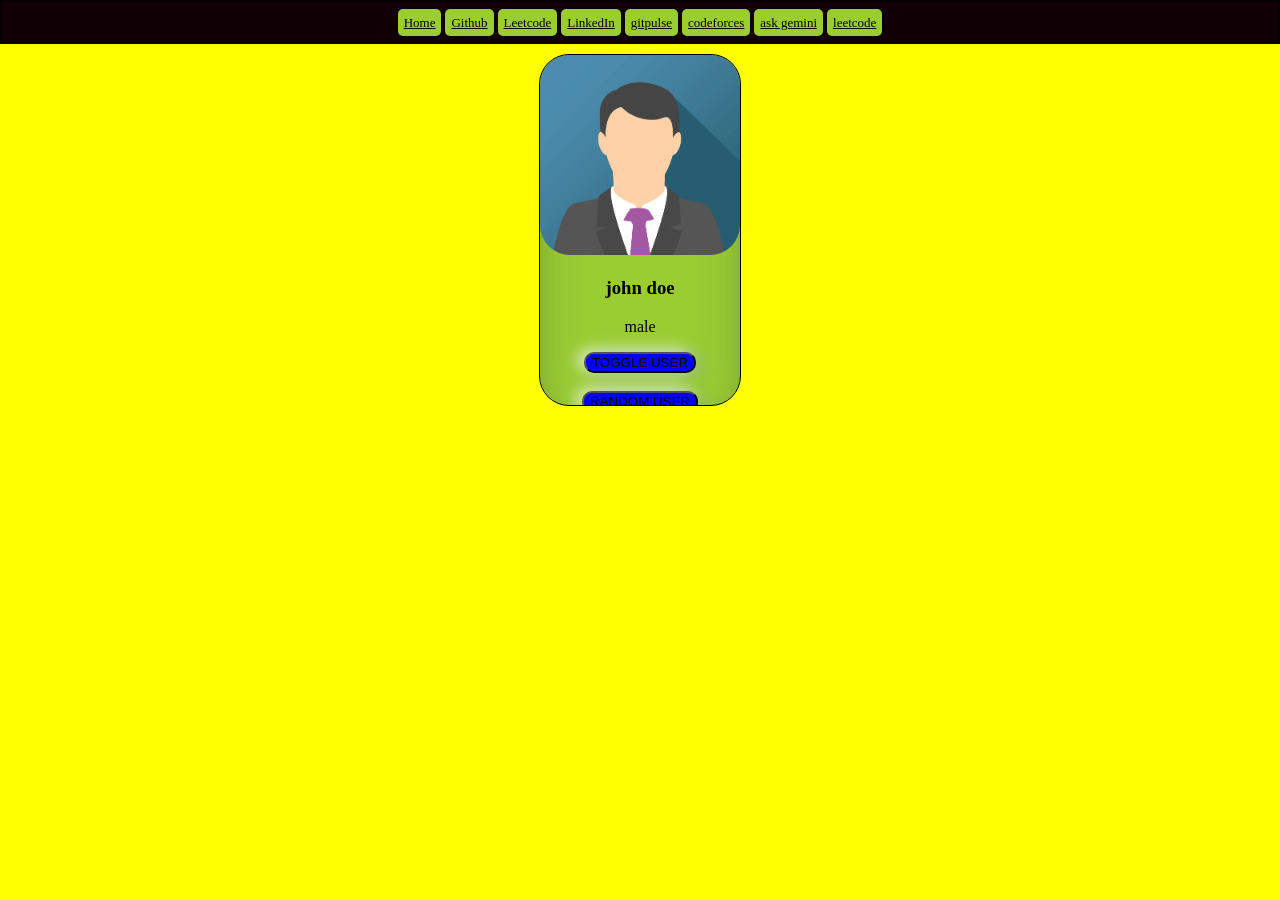
<file: src/main/resources/static/index.html>
<!DOCTYPE html>
<html lang="en">
<head>
    <meta charset="UTF-8">
    <meta name="viewport" content="width=device-width, initial-scale=1.0">
    <title>SPOODERMON</title>
    <link rel="stylesheet" href="index.css">
</head>
<body>
    <div class="navbar"> 
        <a href="http://localhost:8080/">Home</a>
        <a href="https://github.com/jodvicky69-ops">Github</a>
        <a href="">Leetcode</a>
        <a href="https://www.linkedin.com/in/allu-sumanth-reddy-154986379/" target="_blank">LinkedIn</a>
        <a href="gitpulse.html" target="_blank">gitpulse</a>
        <a href="codeforces-stats.html" target="_blank">codeforces</a>
        <a href="ask-gemini.html" target="_blank">ask gemini</a>
        <a href="leetcode-stats.html" target="_blank">leetcode</a>
    </div>
    <!-- <h1>I am SPOODERMON!</h1> -->
    <!-- <h2>SHAPEOUT SPOODERMON</h2> -->
    <div class="card">
        <img id="user-image" src="john.png" alt="image not found!!">
        <h3 id="user-name">john doe</h3>
        <p id="user-gender">male</p>
        <button onclick="toggleUser()">TOGGLE USER</button>
        <br>
        <br>
        <button onclick="randomuser()">RANDOM USER</button>
    </div>
    <script src="index.js"></script>
</body>
</html>
</file>
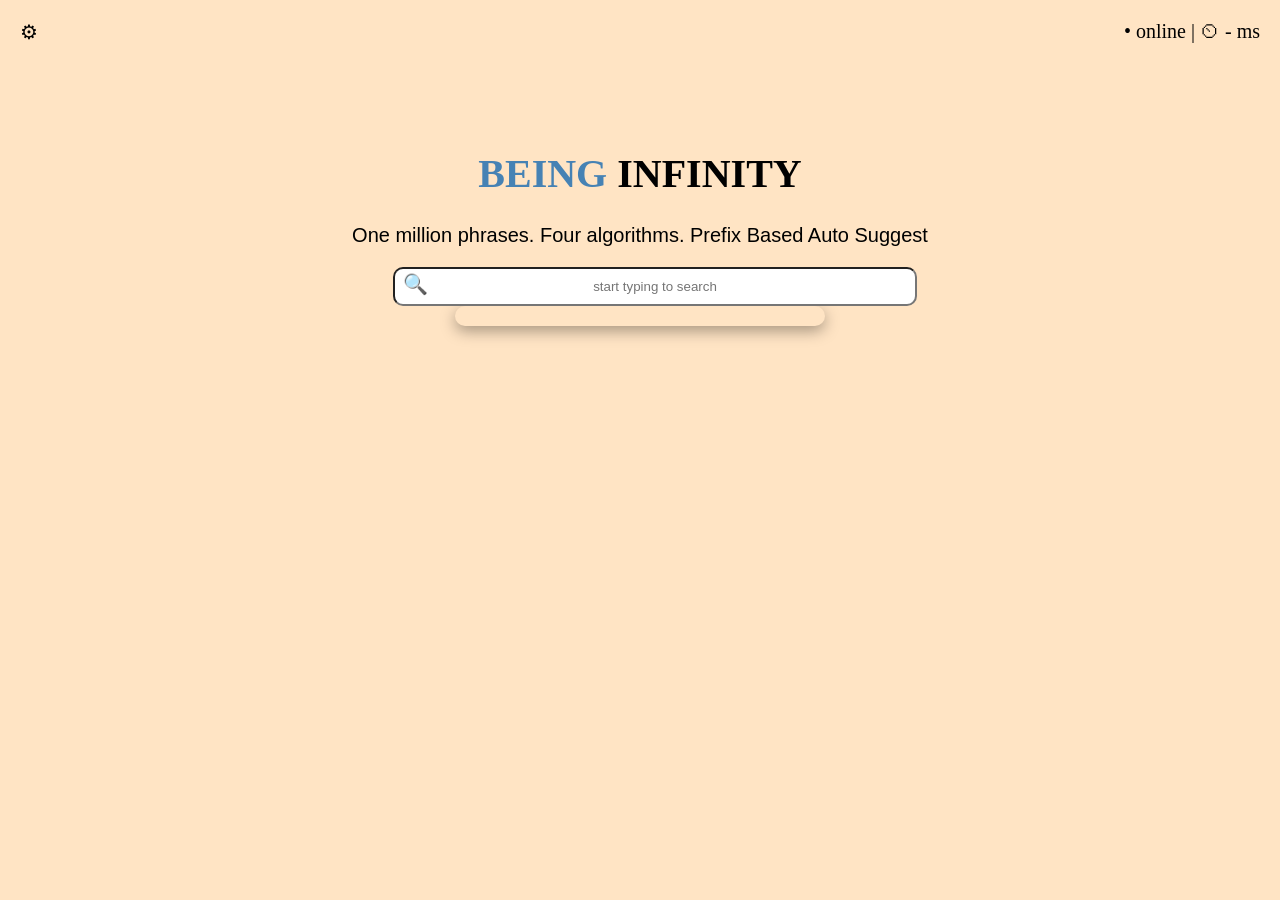
<file: src/main/resources/static/autosuggest.html>
<!DOCTYPE html>
<html lang="en">
<head>
    <style>
        .body{
            text-align: center;
            margin-top: 150px;
            font-size: 20px;
        }
       .gear{
        position: fixed;
        top: 20px;
        left: 20px;
        font-size: 20px;

       }
       .clock{
        position: fixed;
        top: 20px;
        right: 20px;
        font-size: 20px;
       }
       .txt{
        color: steelblue;
       }
       .inputbox{
        border-radius: 10px;
        width: 500px;
        padding: 10px;
        text-align: center;
       }
       .lens{
        font-size: 20px;
        position: relative;
        left: 40px;
       }
       .para{
        font-family: Impact, Haettenschweiler, 'Arial Narrow Bold', sans-serif;
       }
       .search{
        border-radius: 10px;
        width: 350px;
        margin-right: auto;
        margin-left: auto;
        padding:10px;
        border-radius: 10px;
        box-shadow: rgba(0, 0, 0, 0.35) 0px 5px 15px;
       }
       .body{
        background-color: bisque;
       }
    </style>
    <meta charset="UTF-8">
    <meta name="viewport" content="width=device-width, initial-scale=1.0">
    <title>Document</title>
</head>
<body class="body">
<span class="gear">&#9881;</span>
<span class="clock">&#8226; online | &#9202; - ms</span>

<div class="body">
    <h1><span class="txt">BEING</span> INFINITY</h1>
    <p class="para">One million phrases. Four algorithms. Prefix Based Auto Suggest</p>
    <span class="lens">&#x1F50D;</span>
    <INput class="inputbox" type="text" placeholder="start typing to search"></INput>
    <div class="search">
        <!-- <div>Cyber Security</div> -->
    </div>
</div>
<script>
    function getsearchsuggestions(){
        var searchBox=document.getElementById("inputbox");
        var searchSuggestions= document.getElementById("search");
        
        var userInput = searchBox.value;
        if(userInput.trail()=="")return;
        var URL_1="https://autosuggest-backend.onrender.com/api/autosuggest?q=";
        var URL_3="&algorithm=brute&limit=10&weighted=false";
        var URL= URL_1+userInput+URL_3;

        fetch(URL)
            .then(function(response){
               return response.json();
            })
            .then(function(data){
                var searchResults="";
                var suggestions=data.results;
                for(var i=0;i<data.count;i++){
                    searchResults += "<div class="suggestions">" 
                    suggestions[i].text+
                    "</div>";
                }
                searchSuggestions.innerHTML = searchResults;
            }
            
        
    }
</script>

</body>
</html>
</file>
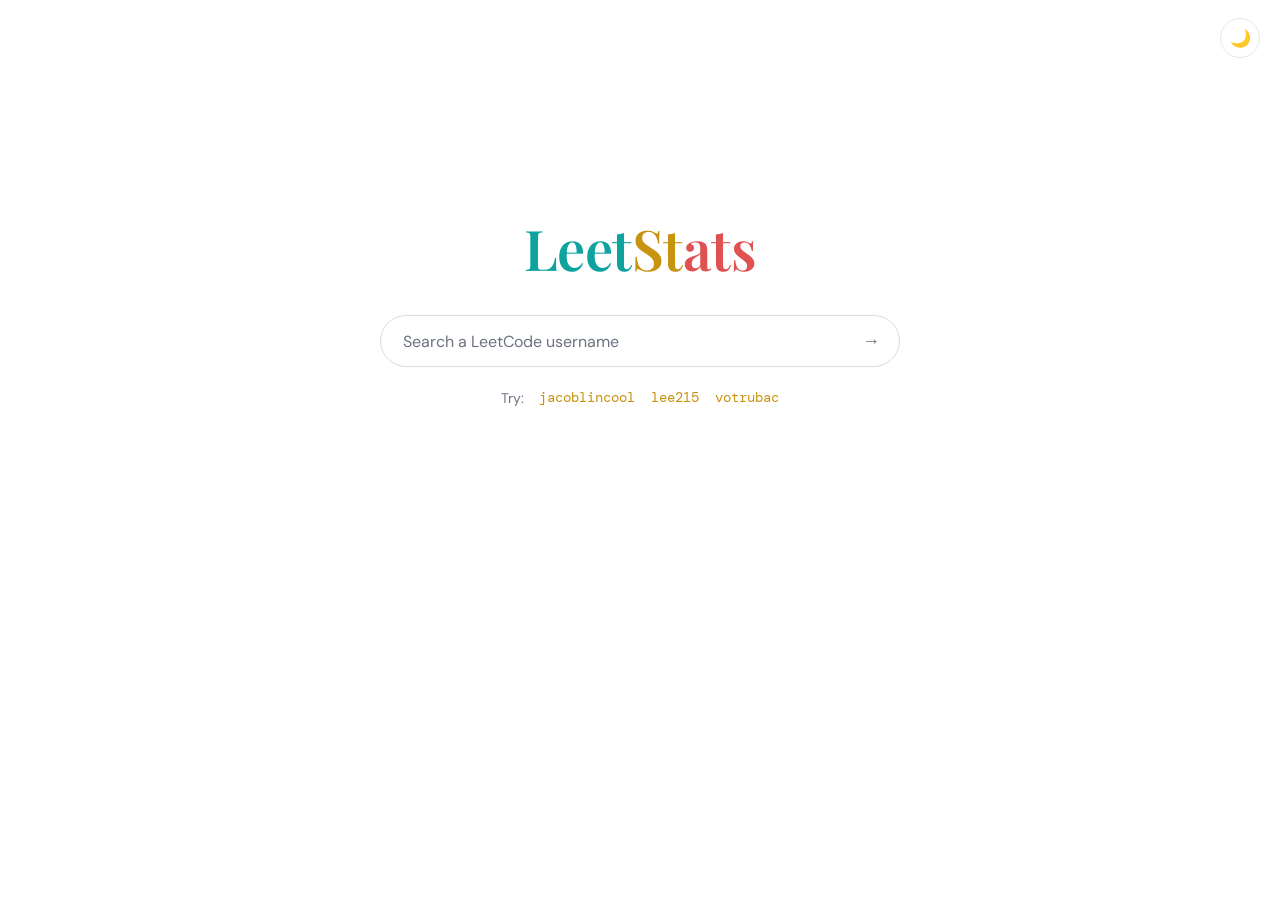
<file: src/main/resources/static/leetcode-stats.html>
<!DOCTYPE html>
<html lang="en" data-theme="light">
<head>
<meta charset="UTF-8">
<meta name="viewport" content="width=device-width, initial-scale=1.0">
<title>LeetStats</title>
<link rel="preconnect" href="https://fonts.googleapis.com">
<link rel="preconnect" href="https://fonts.gstatic.com" crossorigin>
<link href="https://fonts.googleapis.com/css2?family=Playfair+Display:wght@600&family=DM+Sans:wght@400;500;700&family=DM+Mono:wght@400;500&display=swap" rel="stylesheet">
<style>
  :root, [data-theme="light"] {
    --bg: #ffffff;
    --text: #1f2328;
    --muted: #6b7280;
    --line: #e5e7eb;
    --surface: #ffffff;
    --input-border: #dadce0;
    --input-shadow: rgba(32, 33, 36, 0.12);
    --track: #f0f1f3;
    --easy: #0fa39e;
    --medium: #c8930f;
    --hard: #e05252;
    --accent: #c8930f;
    --card-shadow: 0 1px 3px rgba(32, 33, 36, 0.08), 0 8px 28px rgba(32, 33, 36, 0.06);
  }
  [data-theme="dark"] {
    --bg: #0a0b0d;
    --text: #e9e7e2;
    --muted: #8b8f98;
    --line: rgba(255, 255, 255, 0.09);
    --surface: #121418;
    --input-border: rgba(255, 255, 255, 0.14);
    --input-shadow: rgba(0, 0, 0, 0.5);
    --track: rgba(255, 255, 255, 0.08);
    --easy: #3ddad7;
    --medium: #e3b341;
    --hard: #ff6b6b;
    --accent: #e3b341;
    --card-shadow: 0 20px 50px rgba(0, 0, 0, 0.45);
  }

  * { margin: 0; padding: 0; box-sizing: border-box; }

  html, body { height: 100%; }

  body {
    background: var(--bg);
    color: var(--text);
    font-family: "DM Sans", system-ui, sans-serif;
    display: flex;
    flex-direction: column;
    align-items: center;
    transition: background 0.25s, color 0.25s;
  }

  /* theme toggle, top right */
  .theme-toggle {
    position: fixed;
    top: 18px;
    right: 20px;
    width: 40px;
    height: 40px;
    border-radius: 50%;
    border: 1px solid var(--line);
    background: var(--surface);
    color: var(--text);
    font-size: 17px;
    cursor: pointer;
    display: flex;
    align-items: center;
    justify-content: center;
    transition: background 0.25s, border-color 0.25s, transform 0.15s;
    z-index: 10;
  }
  .theme-toggle:hover { transform: scale(1.06); }
  .theme-toggle:focus-visible { outline: 2px solid var(--accent); outline-offset: 2px; }

  main {
    width: 100%;
    max-width: 640px;
    padding: 0 24px 64px;
    display: flex;
    flex-direction: column;
    align-items: center;
    /* Google-style: sits a bit above vertical center when idle */
    margin-top: clamp(96px, 24vh, 210px);
    transition: margin-top 0.45s cubic-bezier(0.3, 0.8, 0.3, 1);
  }
  body.has-result main { margin-top: 72px; }

  .wordmark {
    font-family: "Playfair Display", serif;
    font-weight: 600;
    font-size: clamp(40px, 8vw, 56px);
    letter-spacing: -0.01em;
    margin-bottom: 30px;
    user-select: none;
  }
  .wordmark .l { color: var(--easy); }
  .wordmark .e { color: var(--medium); }
  .wordmark .t { color: var(--hard); }

  /* search */
  .search {
    width: 100%;
    max-width: 520px;
    display: flex;
    align-items: center;
    gap: 12px;
    background: var(--surface);
    border: 1px solid var(--input-border);
    border-radius: 999px;
    padding: 0 8px 0 22px;
    height: 52px;
    transition: box-shadow 0.2s, border-color 0.2s, background 0.25s;
  }
  .search:focus-within {
    box-shadow: 0 2px 10px var(--input-shadow);
    border-color: transparent;
  }
  [data-theme="dark"] .search:focus-within { border-color: var(--accent); box-shadow: none; }

  .search input {
    flex: 1;
    min-width: 0;
    border: none;
    outline: none;
    background: transparent;
    color: var(--text);
    font-family: "DM Mono", monospace;
    font-size: 16px;
  }
  .search input::placeholder { color: var(--muted); font-family: "DM Sans", sans-serif; }

  .search button {
    border: none;
    background: transparent;
    color: var(--muted);
    font-size: 18px;
    width: 40px;
    height: 40px;
    border-radius: 50%;
    cursor: pointer;
    display: flex;
    align-items: center;
    justify-content: center;
    transition: color 0.15s, background 0.15s;
  }
  .search button:hover { color: var(--accent); background: var(--track); }
  .search button:focus-visible { outline: 2px solid var(--accent); outline-offset: 1px; }
  .search button:disabled { opacity: 0.45; cursor: wait; }

  .try {
    margin-top: 20px;
    font-size: 14px;
    color: var(--muted);
    display: flex;
    gap: 14px;
    align-items: center;
    flex-wrap: wrap;
    justify-content: center;
  }
  .try button {
    background: none;
    border: none;
    padding: 2px 1px;
    color: var(--accent);
    font-family: "DM Mono", monospace;
    font-size: 13.5px;
    cursor: pointer;
    border-bottom: 1px dashed transparent;
    transition: border-color 0.15s;
  }
  .try button:hover { border-bottom-color: var(--accent); }
  .try button:focus-visible { outline: 2px solid var(--accent); outline-offset: 2px; }

  /* states */
  .loader {
    margin-top: 52px;
    width: 34px; height: 34px;
    border: 3px solid var(--track);
    border-top-color: var(--accent);
    border-radius: 50%;
    animation: spin 0.8s linear infinite;
  }
  @keyframes spin { to { transform: rotate(360deg); } }

  .error {
    margin-top: 44px;
    text-align: center;
    color: var(--muted);
    font-size: 14.5px;
    line-height: 1.6;
    max-width: 420px;
  }
  .error b { color: var(--hard); font-weight: 700; display: block; margin-bottom: 4px; }

  /* card */
  .card {
    width: 100%;
    margin-top: 44px;
    background: var(--surface);
    border: 1px solid var(--line);
    border-radius: 18px;
    padding: 30px 34px;
    box-shadow: var(--card-shadow);
    animation: rise 0.45s cubic-bezier(0.2, 0.7, 0.3, 1) both;
    transition: background 0.25s, border-color 0.25s;
  }
  @keyframes rise {
    from { opacity: 0; transform: translateY(14px); }
    to   { opacity: 1; transform: translateY(0); }
  }

  .card-head {
    display: flex;
    justify-content: space-between;
    align-items: baseline;
    gap: 10px;
    flex-wrap: wrap;
    margin-bottom: 26px;
  }
  .card-head a {
    font-family: "Playfair Display", serif;
    font-size: 23px;
    font-weight: 600;
    color: var(--text);
    text-decoration: none;
  }
  .card-head a:hover { color: var(--accent); }
  .card-head .rank {
    font-family: "DM Mono", monospace;
    font-size: 13px;
    color: var(--muted);
  }
  .card-head .rank b { color: var(--accent); font-weight: 500; }

  .card-body {
    display: grid;
    grid-template-columns: 168px 1fr;
    gap: 34px;
    align-items: center;
  }

  .ring-wrap { position: relative; width: 168px; height: 168px; margin: 0 auto; }
  .ring-wrap svg { transform: rotate(-90deg); display: block; }
  .ring-track { fill: none; stroke: var(--track); stroke-width: 9; }
  .ring-fill {
    fill: none;
    stroke: var(--accent);
    stroke-width: 9;
    stroke-linecap: round;
    transition: stroke-dashoffset 1.1s cubic-bezier(0.3, 0.8, 0.3, 1), stroke 0.25s;
  }
  .ring-center {
    position: absolute; inset: 0;
    display: flex; flex-direction: column;
    align-items: center; justify-content: center;
  }
  .ring-center .big {
    font-family: "DM Mono", monospace;
    font-size: 36px;
    line-height: 1;
  }
  .ring-center .small {
    color: var(--muted);
    font-size: 11.5px;
    margin-top: 6px;
    letter-spacing: 0.06em;
    text-transform: uppercase;
  }

  .bars { display: flex; flex-direction: column; gap: 18px; }
  .bar-top {
    display: flex;
    justify-content: space-between;
    align-items: baseline;
    margin-bottom: 7px;
  }
  .bar-top .label {
    font-size: 12.5px;
    font-weight: 700;
    letter-spacing: 0.09em;
    text-transform: uppercase;
  }
  .bar-top .nums {
    font-family: "DM Mono", monospace;
    font-size: 13px;
    color: var(--muted);
  }
  .bar-top .nums b { color: var(--text); font-weight: 500; }
  .bar-track { height: 7px; border-radius: 99px; background: var(--track); overflow: hidden; }
  .bar-fill { height: 100%; width: 0; border-radius: 99px; transition: width 1.1s cubic-bezier(0.3, 0.8, 0.3, 1); }
  .easy   .label { color: var(--easy); }   .easy   .bar-fill { background: var(--easy); }
  .medium .label { color: var(--medium); } .medium .bar-fill { background: var(--medium); }
  .hard   .label { color: var(--hard); }   .hard   .bar-fill { background: var(--hard); }

  .hidden { display: none !important; }

  @media (max-width: 540px) {
    .card { padding: 24px 20px; }
    .card-body { grid-template-columns: 1fr; gap: 26px; }
  }

  @media (prefers-reduced-motion: reduce) {
    * { animation: none !important; transition: none !important; }
  }
</style>
</head>
<body>
  <button class="theme-toggle" id="theme-toggle" aria-label="Switch theme" title="Switch theme">🌙</button>

  <main>
    <h1 class="wordmark"><span class="l">Leet</span><span class="e">St</span><span class="t">ats</span></h1>

    <div class="search">
      <input id="username" type="text" placeholder="Search a LeetCode username" autocomplete="off" spellcheck="false" aria-label="LeetCode username">
      <button id="go" aria-label="Fetch stats" title="Fetch stats">→</button>
    </div>

    <div class="try">
      <span>Try:</span>
      <button data-u="jacoblincool">jacoblincool</button>
      <button data-u="lee215">lee215</button>
      <button data-u="votrubac">votrubac</button>
    </div>

    <div id="loading" class="loader hidden" role="status" aria-label="Loading"></div>

    <div id="error" class="error hidden" role="alert">
      <b>Couldn't fetch that profile</b>
      <span id="error-msg"></span>
    </div>

    <section id="card" class="card hidden" aria-live="polite">
      <div class="card-head">
        <a id="profile-link" href="#" target="_blank" rel="noopener"></a>
        <span class="rank">Rank <b id="ranking">—</b></span>
      </div>
      <div class="card-body">
        <div class="ring-wrap">
          <svg width="168" height="168" viewBox="0 0 168 168" aria-hidden="true">
            <circle class="ring-track" cx="84" cy="84" r="74"></circle>
            <circle class="ring-fill" id="ring" cx="84" cy="84" r="74"></circle>
          </svg>
          <div class="ring-center">
            <div class="big" id="total-solved">0</div>
            <div class="small" id="total-label">solved</div>
          </div>
        </div>
        <div class="bars">
          <div class="bar-row easy">
            <div class="bar-top"><span class="label">Easy</span>
              <span class="nums"><b id="easy-solved">0</b> / <span id="easy-total">0</span></span></div>
            <div class="bar-track"><div class="bar-fill" id="easy-bar"></div></div>
          </div>
          <div class="bar-row medium">
            <div class="bar-top"><span class="label">Medium</span>
              <span class="nums"><b id="medium-solved">0</b> / <span id="medium-total">0</span></span></div>
            <div class="bar-track"><div class="bar-fill" id="medium-bar"></div></div>
          </div>
          <div class="bar-row hard">
            <div class="bar-top"><span class="label">Hard</span>
              <span class="nums"><b id="hard-solved">0</b> / <span id="hard-total">0</span></span></div>
            <div class="bar-track"><div class="bar-fill" id="hard-bar"></div></div>
          </div>
        </div>
      </div>
    </section>
  </main>

<script>
(function () {
  "use strict";

  /* ---------- theme ---------- */
  var root = document.documentElement;
  var toggle = document.getElementById("theme-toggle");
  var prefersDark = window.matchMedia("(prefers-color-scheme: dark)").matches;
  setTheme(prefersDark ? "dark" : "light");

  function setTheme(t) {
    root.setAttribute("data-theme", t);
    toggle.textContent = t === "dark" ? "☀️" : "🌙";
  }
  toggle.addEventListener("click", function () {
    setTheme(root.getAttribute("data-theme") === "dark" ? "light" : "dark");
  });

  /* ---------- elements ---------- */
  var input = document.getElementById("username");
  var goBtn = document.getElementById("go");
  var loadingEl = document.getElementById("loading");
  var errorEl = document.getElementById("error");
  var errorMsg = document.getElementById("error-msg");
  var cardEl = document.getElementById("card");

  var RING_R = 74;
  var RING_C = 2 * Math.PI * RING_R;
  var ring = document.getElementById("ring");
  ring.setAttribute("stroke-dasharray", RING_C);
  ring.setAttribute("stroke-dashoffset", RING_C);

  /* ---------- data sources (tried in order) ---------- */
  var SOURCES = [
    {
      url: function (u) { return "https://leetcode-api-faisalshohag.vercel.app/" + encodeURIComponent(u); },
      parse: function (d) {
        if (!d || d.errors || d.totalSolved === undefined) return null;
        return pick(d);
      }
    },
    {
      url: function (u) { return "https://alfa-leetcode-api.onrender.com/userProfile/" + encodeURIComponent(u); },
      parse: function (d) {
        if (!d || d.errors || d.totalSolved === undefined) return null;
        return pick(d);
      }
    },
    {
      url: function (u) { return "https://leetcode-stats-api.herokuapp.com/" + encodeURIComponent(u); },
      parse: function (d) {
        if (!d || d.status !== "success") return null;
        return pick(d);
      }
    }
  ];

  function pick(d) {
    return {
      totalSolved: d.totalSolved, totalQuestions: d.totalQuestions,
      easySolved: d.easySolved, totalEasy: d.totalEasy,
      mediumSolved: d.mediumSolved, totalMedium: d.totalMedium,
      hardSolved: d.hardSolved, totalHard: d.totalHard,
      ranking: d.ranking
    };
  }

  function fetchWithTimeout(url, ms) {
    var ctrl = new AbortController();
    var t = setTimeout(function () { ctrl.abort(); }, ms);
    return fetch(url, { signal: ctrl.signal })
      .then(function (r) { return r.json(); })
      .finally(function () { clearTimeout(t); });
  }

  function fetchStats(username) {
    var i = 0;
    function tryNext() {
      if (i >= SOURCES.length) return Promise.reject(new Error("all sources failed"));
      var src = SOURCES[i++];
      return fetchWithTimeout(src.url(username), 12000)
        .then(function (json) {
          var parsed = src.parse(json);
          return parsed || tryNext();
        })
        .catch(function () { return tryNext(); });
    }
    return tryNext();
  }

  /* ---------- rendering ---------- */
  function fmt(n) {
    if (n === null || n === undefined || isNaN(n)) return "—";
    return Number(n).toLocaleString("en-US");
  }

  function countUp(el, target, ms) {
    var reduce = window.matchMedia("(prefers-reduced-motion: reduce)").matches;
    if (reduce || !target) { el.textContent = fmt(target || 0); return; }
    var start = performance.now();
    (function step(now) {
      var p = Math.min(((now || performance.now()) - start) / ms, 1);
      var eased = 1 - Math.pow(1 - p, 3);
      el.textContent = fmt(Math.round(target * eased));
      if (p < 1) requestAnimationFrame(step);
    })();
  }

  function setBar(id, solved, total) {
    var pct = total > 0 ? (solved / total) * 100 : 0;
    document.getElementById(id).style.width = Math.max(pct, solved > 0 ? 2 : 0) + "%";
  }

  function render(username, s) {
    var link = document.getElementById("profile-link");
    link.textContent = username;
    link.href = "https://leetcode.com/u/" + encodeURIComponent(username) + "/";

    document.getElementById("ranking").textContent = "#" + fmt(s.ranking);
    document.getElementById("total-label").textContent = "of " + fmt(s.totalQuestions);
    document.getElementById("easy-solved").textContent = fmt(s.easySolved);
    document.getElementById("easy-total").textContent = fmt(s.totalEasy);
    document.getElementById("medium-solved").textContent = fmt(s.mediumSolved);
    document.getElementById("medium-total").textContent = fmt(s.totalMedium);
    document.getElementById("hard-solved").textContent = fmt(s.hardSolved);
    document.getElementById("hard-total").textContent = fmt(s.totalHard);

    document.body.classList.add("has-result");
    cardEl.classList.remove("hidden");

    requestAnimationFrame(function () {
      requestAnimationFrame(function () {
        countUp(document.getElementById("total-solved"), s.totalSolved, 1100);
        var pct = s.totalQuestions > 0 ? s.totalSolved / s.totalQuestions : 0;
        ring.setAttribute("stroke-dashoffset", RING_C * (1 - pct));
        setBar("easy-bar", s.easySolved, s.totalEasy);
        setBar("medium-bar", s.mediumSolved, s.totalMedium);
        setBar("hard-bar", s.hardSolved, s.totalHard);
      });
    });
  }

  function resetCard() {
    ring.setAttribute("stroke-dashoffset", RING_C);
    ["easy-bar", "medium-bar", "hard-bar"].forEach(function (id) {
      document.getElementById(id).style.width = "0";
    });
    document.getElementById("total-solved").textContent = "0";
  }

  /* ---------- flow ---------- */
  var busy = false;

  function lookup(username) {
    username = (username || "").trim();
    if (!username || busy) return;
    busy = true;

    input.value = username;
    goBtn.disabled = true;
    errorEl.classList.add("hidden");
    cardEl.classList.add("hidden");
    resetCard();
    loadingEl.classList.remove("hidden");

    fetchStats(username)
      .then(function (stats) {
        loadingEl.classList.add("hidden");
        render(username, stats);
      })
      .catch(function () {
        loadingEl.classList.add("hidden");
        errorMsg.textContent = 'No stats found for "' + username +
          '". Check the spelling, or the public stats APIs may be briefly busy — try again in a moment.';
        errorEl.classList.remove("hidden");
      })
      .finally(function () {
        goBtn.disabled = false;
        busy = false;
      });
  }

  goBtn.addEventListener("click", function () { lookup(input.value); });
  input.addEventListener("keydown", function (e) { if (e.key === "Enter") lookup(input.value); });
  document.querySelectorAll(".try button").forEach(function (b) {
    b.addEventListener("click", function () { lookup(b.dataset.u); });
  });
})();
</script>
</body>
</html>
</file>
<file: src/main/resources/static/index.css>
h1{
    color:maroon;
}
body{
    background-size: cover;
    background-repeat: no-repeat;
    background-color: yellow;
    margin: 0;
}

.navbar{
    border-style: solid;
    border-width: 1px;
    border-color:black;
    padding: 12px;
    text-align: center;
    background-color: rgb(16, 0, 5);
    margin: bottom;
}
.navbar a{
    padding: 6px;
    border-radius: 5px;
    background-color:yellowgreen;
    color: black;
    font-size: small;

}
.navbar a:hover{
    color: whitesmoke;
    background-color: palevioletred;
}
.card{
    border: 1px solid black ;
    border-radius: 30px;
    width: 200px;
    height: 350px;
    text-align: center;
    margin-top: 10px;
    margin-left: auto;
    overflow : hidden;
    margin-right: auto;
    background-color: yellowgreen;
    box-shadow: rgba(50, 50, 93, 0.25) 0px 30px 60px -12px inset, rgba(0, 0, 0, 0.3) 0px 18px 36px -18px inset;
}
.card img{
    width: 100%;
    border-radius: 30px;
}
.card button{
    width: 80;
    border-radius: 10px;
    border-color: black;
    background-color: blue;
    box-shadow: rgba(136, 165, 191, 0.48) 6px 2px 16px 0px, rgba(255, 255, 255, 0.8) -6px -2px 16px 0px;
}
.card button:hover{
    transform: scale(1.1);
}
</file>
